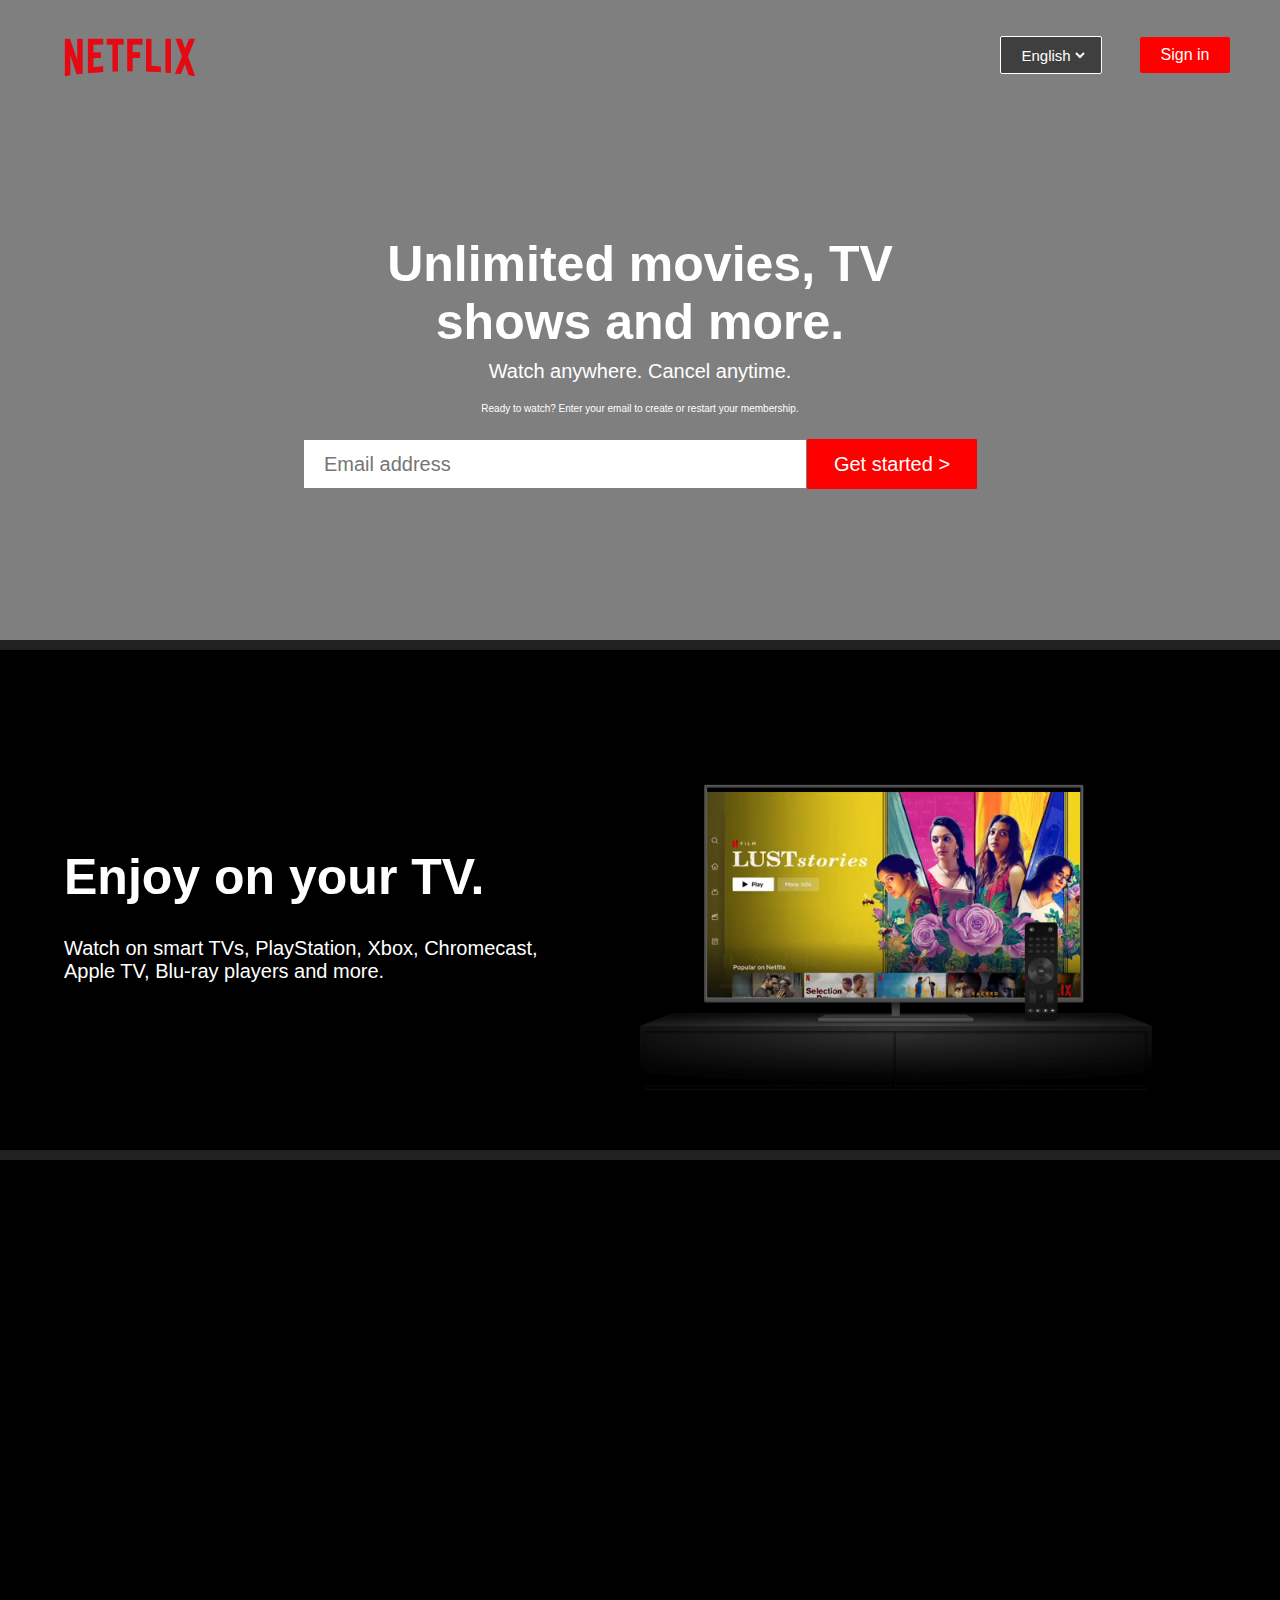
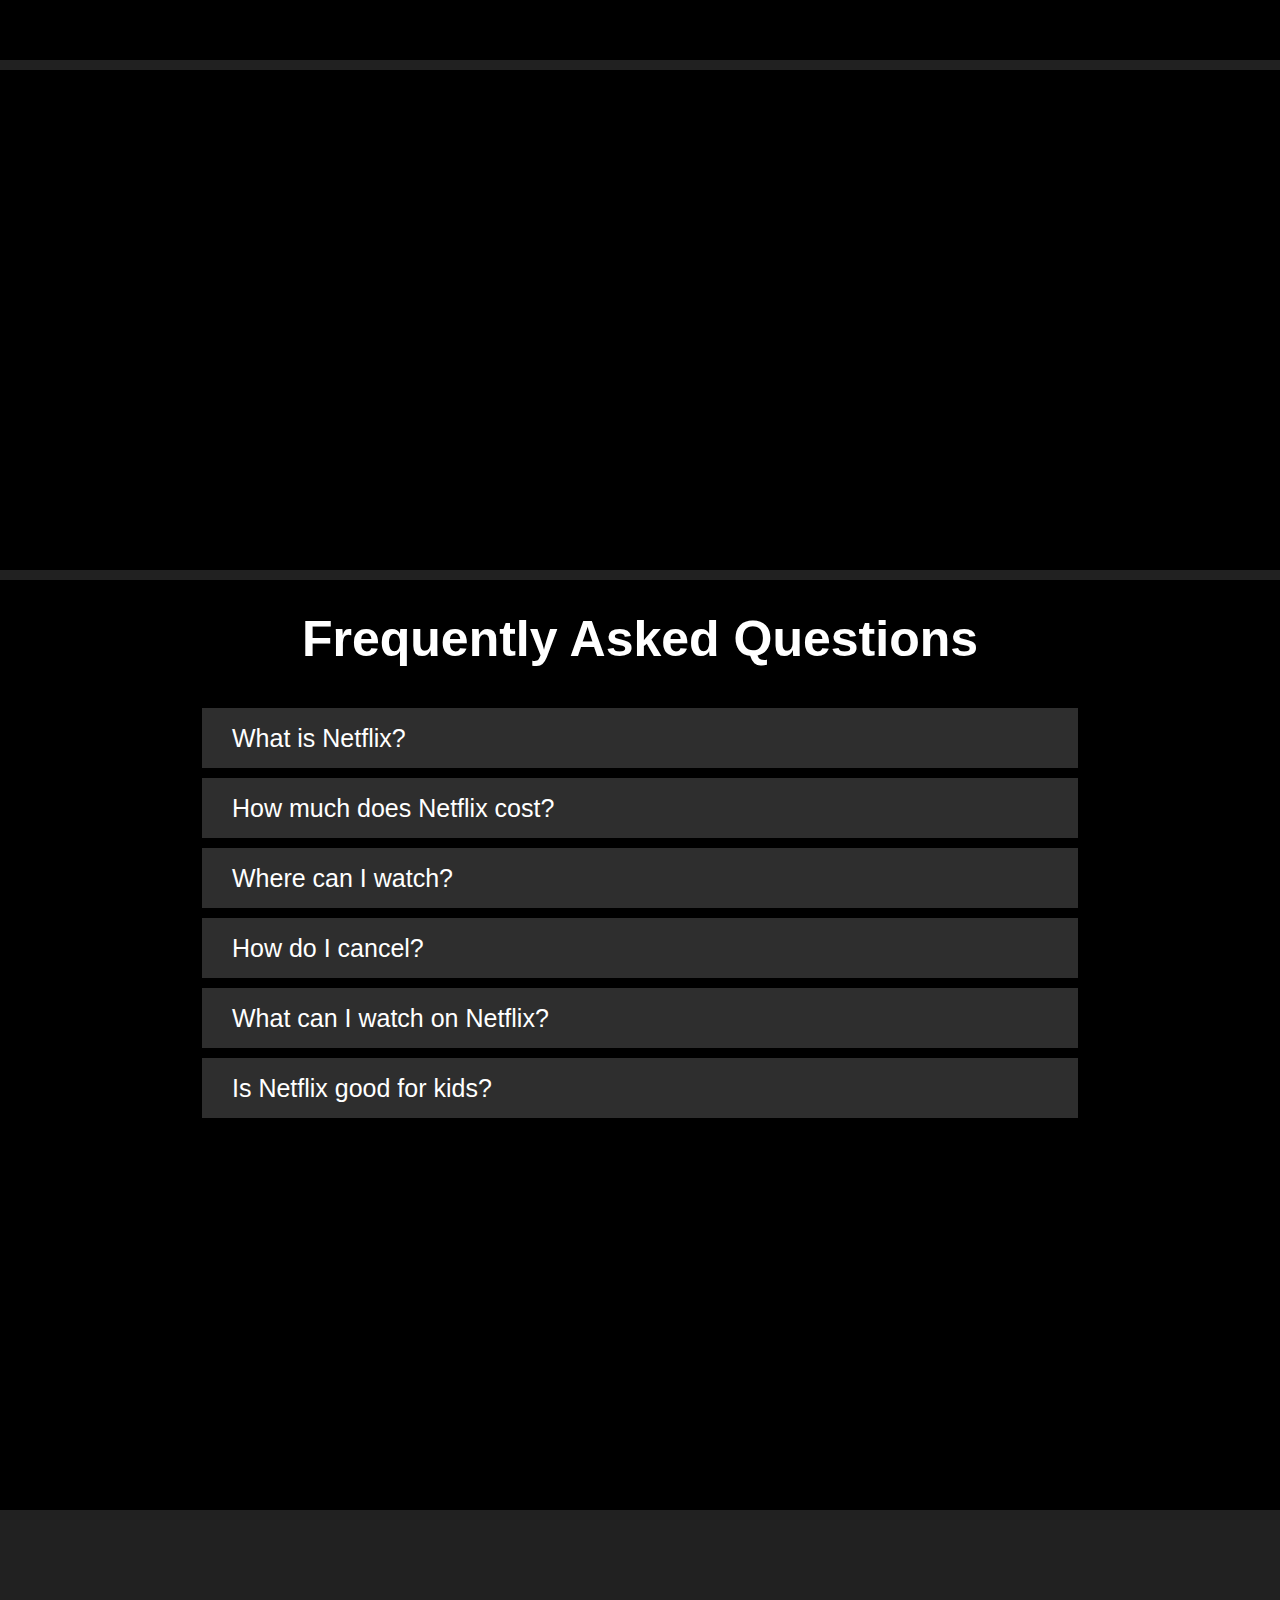
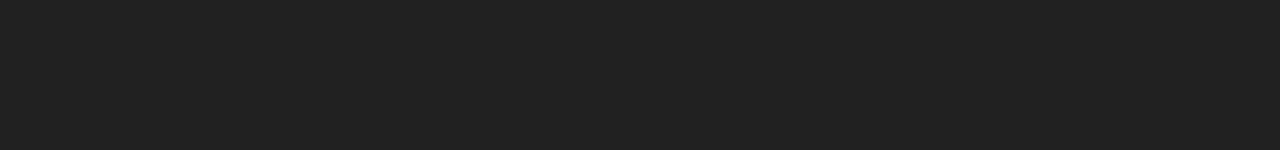
<file: index.html>
<!DOCTYPE html>
<html lang="en">
  <head>
    <meta charset="UTF-8" />
    <meta name="viewport" content="width=device-width, initial-scale=1.0" />
    <meta http-equiv="X-UA-Compatible" content="ie=edge" />
    <link rel="stylesheet" href="styles.css" />
    <link rel="stylesheet" href="https://pro.fontawesome.com/releases/v5.10.0/css/all.css" integrity="sha384-AYmEC3Yw5cVb3ZcuHtOA93w35dYTsvhLPVnYs9eStHfGJvOvKxVfELGroGkvsg+p" crossorigin="anonymous"/>
    <link rel="icon" href="icon.ico" type="image/x-icon">
    <title>Netflix</title>
  </head>
  <body>
    <div class="netflix" id="netflix_">
      <div class="netflix_logo" id="netflix__logo">
        <img src="netflix.png" alt="" id="logo" />
      </div>
      <div class="netflix_signin" id="netflix__signin">
        <div class="dropdown_container" id="dropdown__container">
          <i class="fas fa-globe"></i>
          <select name="Language" id="Language">
            <option value="English" selected>English</option>
            <option value="हिन्दी">हिन्दी</option>
          </select>
        </div>
        
        <input type="button" value="Sign in" id="signin" />
      </div>
    </div>
    <div class="main_content" id="main__content">
      <div class="main_text" id="main__text">
        <label for="" id="text1">Unlimited movies, TV</label><br />
        <label for="" id="text1">shows and more.</label><br />
        <label for="" id="text2">Watch anywhere. Cancel anytime.</label><br />
        <label for="" id="text3"
          >Ready to watch? Enter your email to create or restart your
          membership.</label
        >
      </div>
      <div class="get_started" id="get__started">
        <input
          type="email"
          name=""
          id="email_address"
          placeholder="Email address"
        />
        <input type="button" value="Get started >" id="button_get_started" />
      </div>
    </div>
    <div class="information" id="_information">
      <div class="tv_design" id="tv__design">
        <div class="tv_text">
            <label for="" id="text_0">Enjoy on your TV.</label><br>
            <label for="" id="text_1">Watch on smart TVs, PlayStation, Xbox, Chromecast, Apple TV, Blu-ray players and more.
            </label>
        </div>
        <div class="tv_animation">
          <div class="tv_image">
            <img src="tv.png" alt="" id="tv__image">
          </div>
          <div class="tv_video">
            <video autoplay loop muted controls id="tv__video">
              <source src="video-tv-in-0819.m4v" type="video/mp4">
            </video>
          </div>
        </div>
      </div>
      <div class="mobile_design" id="mobile__design">

      </div>
      <div class="desktop_design" id="desktop__design">

      </div>
      <div class="children_profile">

      </div>
      <div class="FAQ">
        <div class="FAQ_headline">
          <div class="_faq">
            <label for="" id="__FAQ">Frequently Asked Questions</label>
          </div>
          
          <div class="que">
            <label for="" id="questions">
              What is Netflix?
            </label>
            <i class="fal fa-plus" id="plus"></i>
          </div>
          <div class="que">
            <label for="" id="questions">
              How much does Netflix cost?
            </label>
            <i class="fal fa-plus" id="plus"></i>
          </div>
          <div class="que">
            <label for="" id="questions">
              Where can I watch?
            </label>
            <i class="fal fa-plus" id="plus"></i>
          </div>
          <div class="que">
            <label for="" id="questions">
              How do I cancel?
            </label>
            <i class="fal fa-plus" id="plus"></i>
          </div>
          <div class="que">
            <label for="" id="questions">
              What can I watch on Netflix? 
            </label>
            <i class="fal fa-plus" id="plus"></i>
          </div>
          <div class="que">
            <label for="" id="questions">
              Is Netflix good for kids?
            </label>
            <i class="fal fa-plus" id="plus"></i>
          </div>
        </div>
      </div>
    </div>
    
  </body>
</html>
</file>
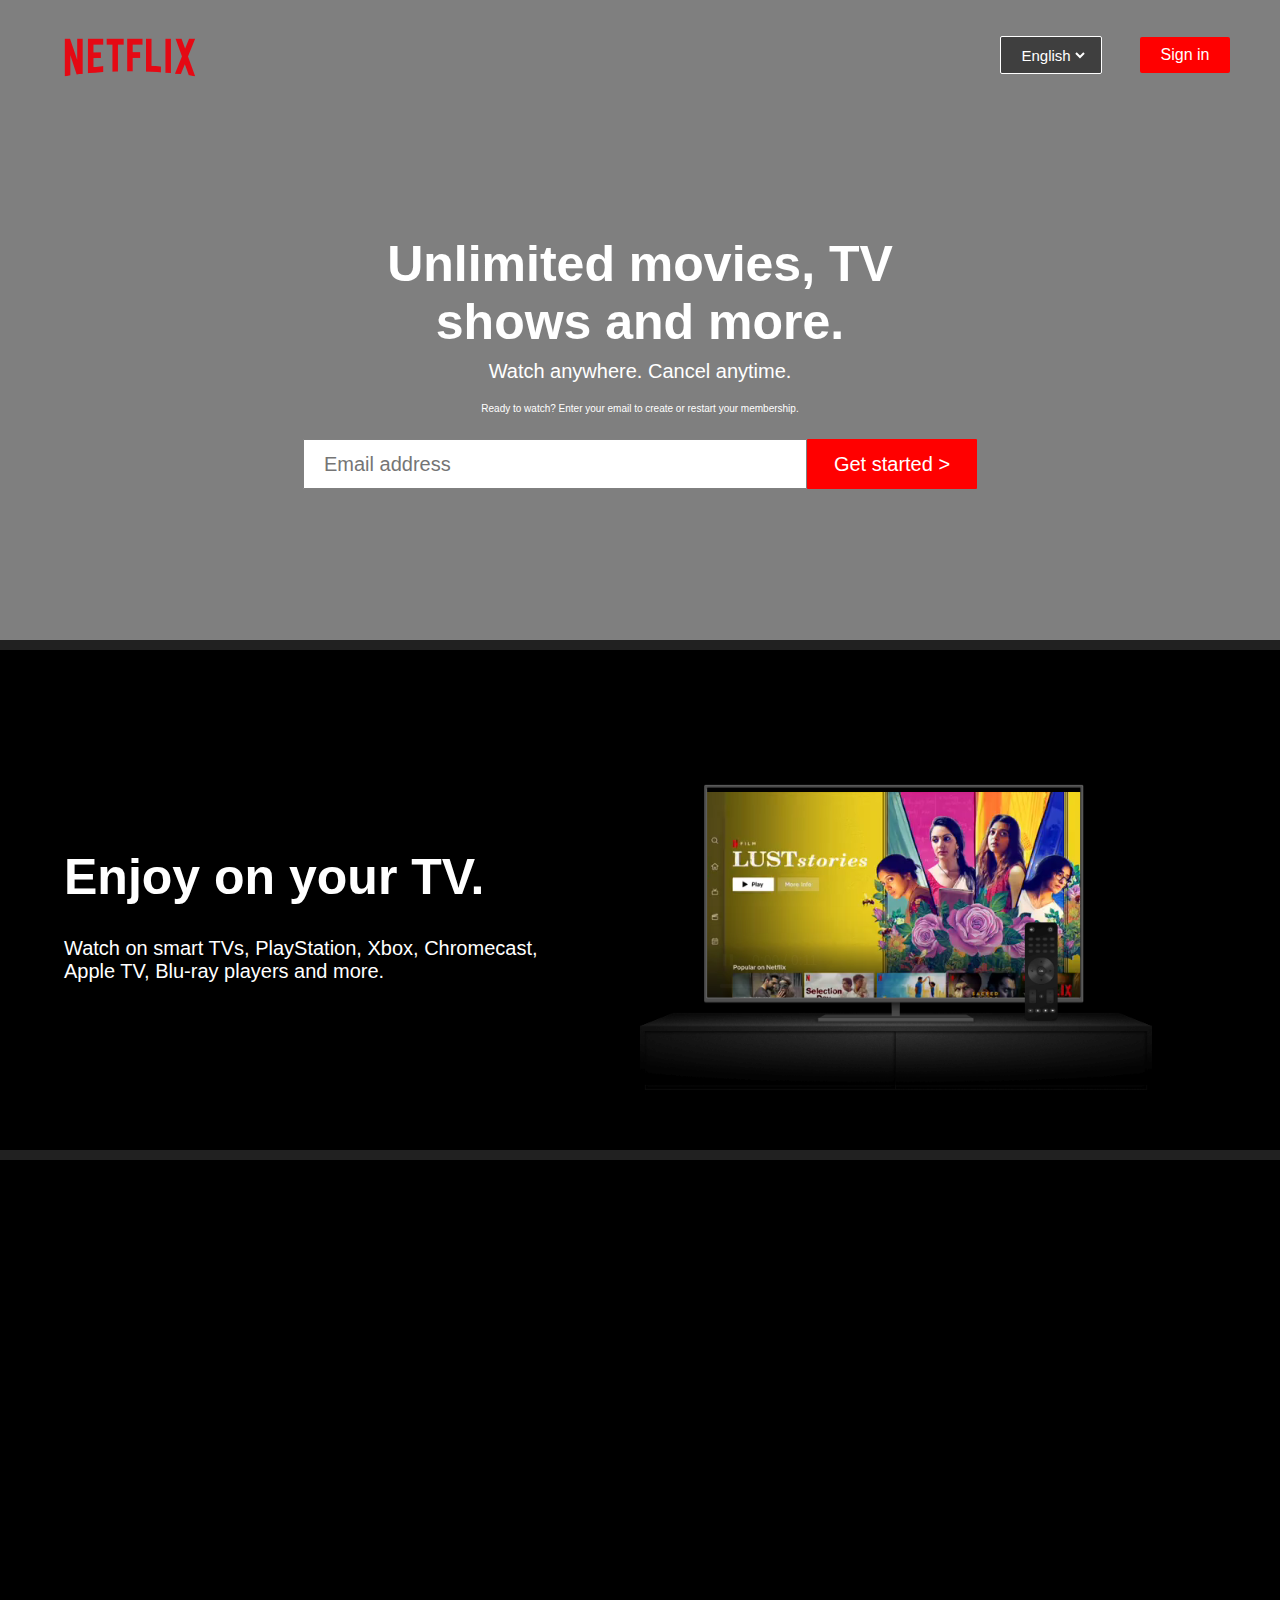
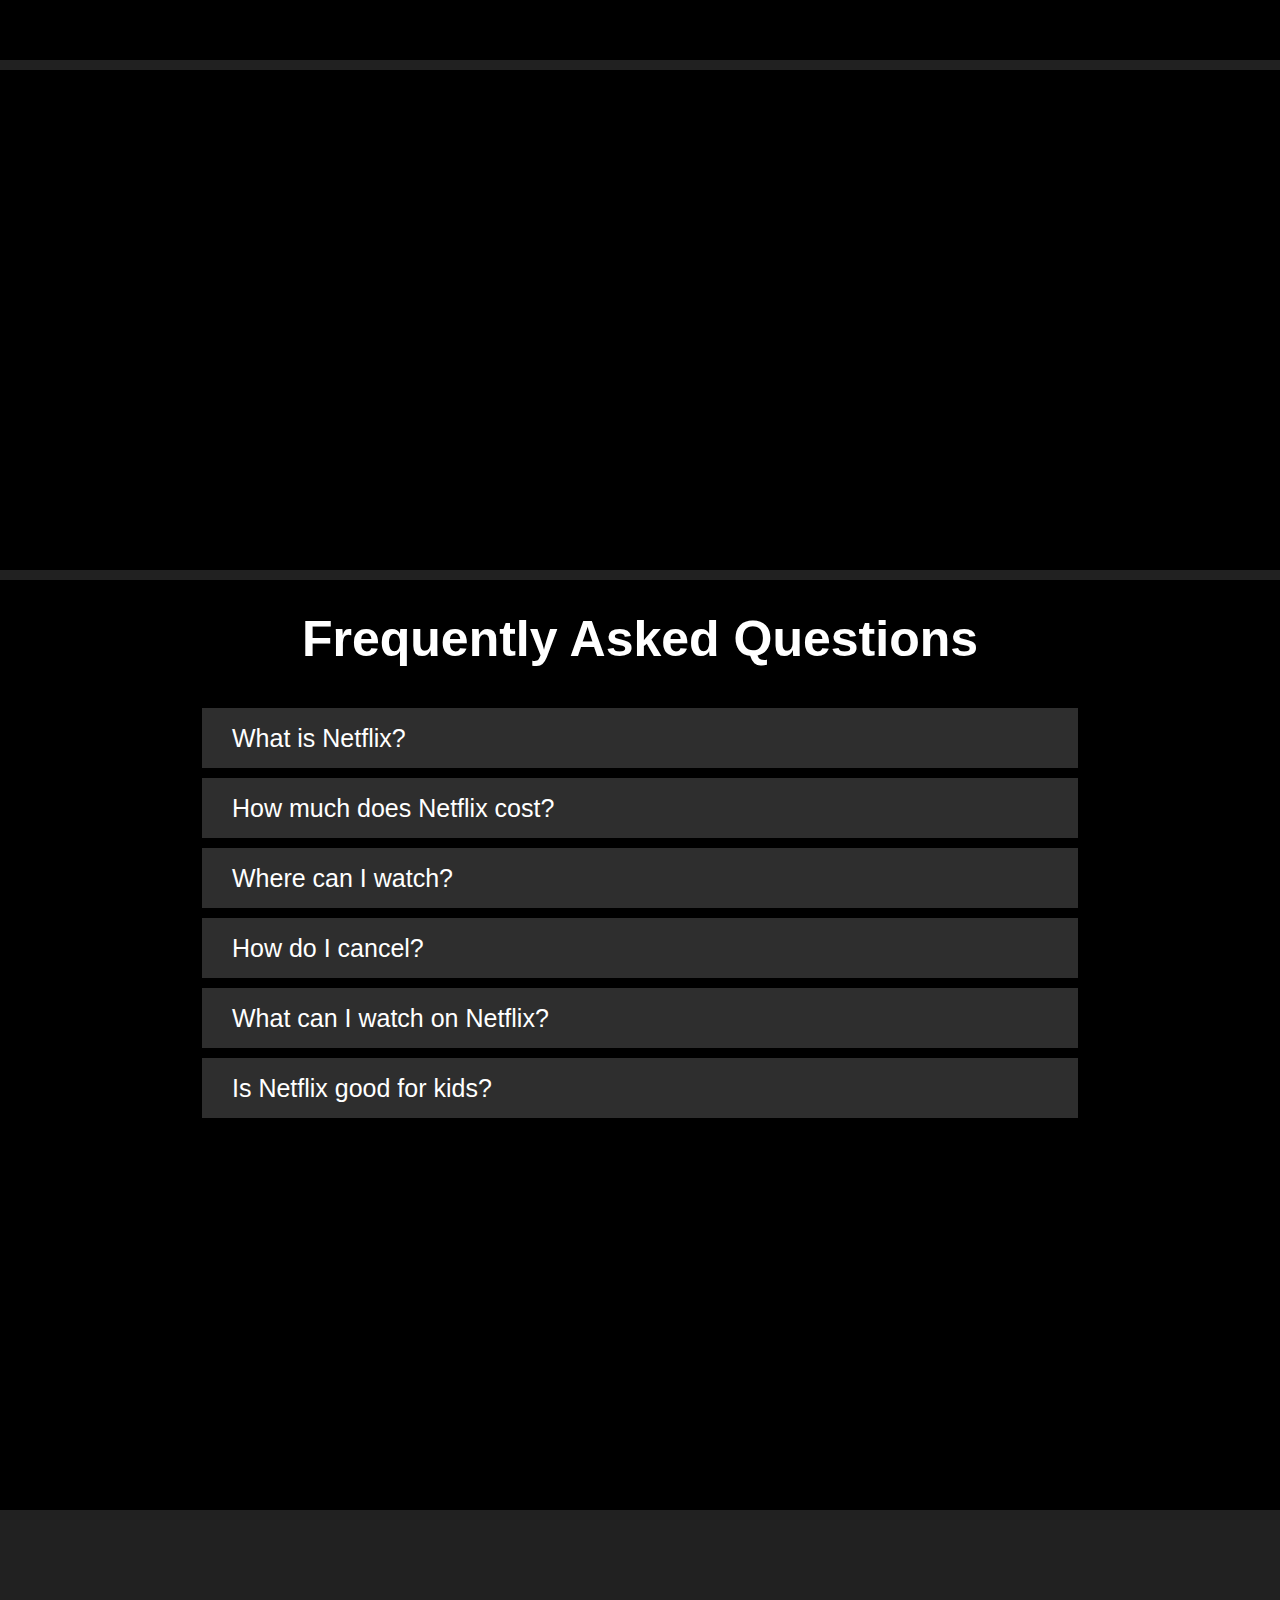
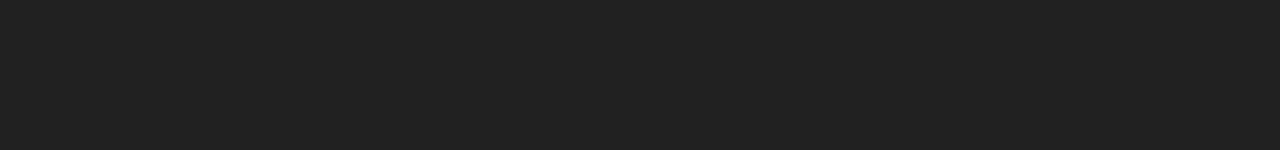
<file: new.html>
<!DOCTYPE html>
<html lang="en">
  <head>
    <meta charset="UTF-8" />
    <meta name="viewport" content="width=device-width, initial-scale=1.0" />
    <meta http-equiv="X-UA-Compatible" content="ie=edge" />
    <link rel="stylesheet" href="/src/styles.css" />
    <link rel="stylesheet" href="https://pro.fontawesome.com/releases/v5.10.0/css/all.css" integrity="sha384-AYmEC3Yw5cVb3ZcuHtOA93w35dYTsvhLPVnYs9eStHfGJvOvKxVfELGroGkvsg+p" crossorigin="anonymous"/>
    <link rel="icon" href="icon.ico" type="image/x-icon">
    <title>Netflix</title>
  </head>
  <body>
    <div class="netflix" id="netflix_">
      <div class="netflix_logo" id="netflix__logo">
        <img src="netflix.png" alt="" id="logo" />
      </div>
      <div class="netflix_signin" id="netflix__signin">
        <div class="dropdown_container" id="dropdown__container">
          <i class="fas fa-globe"></i>
          <select name="Language" id="Language">
            <option value="English" selected>English</option>
            <option value="हिन्दी">हिन्दी</option>
          </select>
        </div>
        
        <input type="button" value="Sign in" id="signin" />
      </div>
    </div>
    <div class="main_content" id="main__content">
      <div class="main_text" id="main__text">
        <label for="" id="text1">Unlimited movies, TV</label><br />
        <label for="" id="text1">shows and more.</label><br />
        <label for="" id="text2">Watch anywhere. Cancel anytime.</label><br />
        <label for="" id="text3"
          >Ready to watch? Enter your email to create or restart your
          membership.</label
        >
      </div>
      <div class="get_started" id="get__started">
        <input
          type="email"
          name=""
          id="email_address"
          placeholder="Email address"
        />
        <input type="button" value="Get started >" id="button_get_started" />
      </div>
    </div>
    <div class="information" id="_information">
      <div class="tv_design" id="tv__design">
        <div class="tv_text">
            <label for="" id="text_0">Enjoy on your TV.</label><br>
            <label for="" id="text_1">Watch on smart TVs, PlayStation, Xbox, Chromecast, Apple TV, Blu-ray players and more.
            </label>
        </div>
        <div class="tv_animation">
          <div class="tv_image">
            <img src="tv.png" alt="" id="tv__image">
          </div>
          <div class="tv_video">
            <video autoplay loop muted controls id="tv__video">
              <source src="video-tv-in-0819.m4v" type="video/mp4">
            </video>
          </div>
        </div>
      </div>
      <div class="mobile_design" id="mobile__design">

      </div>
      <div class="desktop_design" id="desktop__design">

      </div>
      <div class="children_profile">

      </div>
      <div class="FAQ">
        <div class="FAQ_headline">
          <div class="_faq">
            <label for="" id="__FAQ">Frequently Asked Questions</label>
          </div>
          
          <div class="que">
            <label for="" id="questions">
              What is Netflix?
            </label>
            <i class="fal fa-plus" id="plus"></i>
          </div>
          <div class="que">
            <label for="" id="questions">
              How much does Netflix cost?
            </label>
            <i class="fal fa-plus" id="plus"></i>
          </div>
          <div class="que">
            <label for="" id="questions">
              Where can I watch?
            </label>
            <i class="fal fa-plus" id="plus"></i>
          </div>
          <div class="que">
            <label for="" id="questions">
              How do I cancel?
            </label>
            <i class="fal fa-plus" id="plus"></i>
          </div>
          <div class="que">
            <label for="" id="questions">
              What can I watch on Netflix? 
            </label>
            <i class="fal fa-plus" id="plus"></i>
          </div>
          <div class="que">
            <label for="" id="questions">
              Is Netflix good for kids?
            </label>
            <i class="fal fa-plus" id="plus"></i>
          </div>
        </div>
      </div>
    </div>
    
  </body>
</html>
</file>
<file: styles.css>
* {
  color: white;
}
body {
  font-family: sans-serif;
  background: url("https://springboard-cdn.appadvice.com/wp-content/appadvice-v2-media/2016/11/Netflix-background_860c8ece6b34fb4f43af02255ca8f225-xl.jpg") repeat-x;
  -webkit-background-size: cover;
  -moz-background-size: cover;
  -o-background-size: cover;
  background-size: cover;
  margin: 0;
  padding: 0;
  /* background-repeat: no-repeat; */
  background-size: 100rem 40rem;
  overflow-x: hidden;
}

.netflix {
  display: flex;
  width: 100vw;
  justify-content: space-between;
  align-items: center;
  padding-top: 25px;
  background-color: rgba(0, 0, 0, 50%);
}
.netflix_logo {
  display: flex;
  width: 160px;
  height: 60px;
  justify-content: center;
  align-items: center;
  background: transparent;
  margin-left: 50px;
}

.netflix_signin {
  display: flex;
  width: 230px;
  height: 60px;
  justify-content: space-between;
  align-items: center;
  margin-right: 50px;
}

.dropdown_container{
  display: flex;
  justify-content: center;
  align-items: center;
  width: 100px;
  height: 60%;
  background-color: rgba(0, 0, 0, 50%);
  border-radius: 2px;
  border: 1px solid white;
}

#Language {
  
  font-size: 15px;
  background: transparent;
  padding-left: 3px;
  border: none;
  outline: none;
}

#logo {
  height: 6rem;
  width: 10rem;
  background: transparent;
}

#signin {
  background-color: red;
  border: none;
  border-radius: 2px;
  width: 90px;
  height: 60%;
  font-size: 16px;
  
}

.main_content {
  background-color: rgba(0, 0, 0, 50%);
  width: 100%;
  height: 34.7rem;
  align-items: center;
  padding-right: 15px;
}

.main_text {
  padding-top: 150px;
  padding-bottom: 20px;
  text-align: center;
  font-size: 30px;
 
}
#text1 {
  font-weight: bold;
  font-size: 50px;
}

#text2 {
  font-size: 20px;
}

#text3 {
  font-size: 10px;
}

.get_started {
  display: flex;
  margin-top: 0;
  justify-content: center;
  align-content: center;
  height: 50px;
}
#email_address {
  width: 480px;
  color: black;
  font-size: 20px;
  padding-left: 20px;
  border-radius: 1px;
  border: 1px solid gray;
  outline: none;
}
#button_get_started {
  width: 170px;
  background-color: red;
  font-size: 20px;
  border: none;
  outline: none;
  border-radius: 1px;
}

.information{
  background-color: #212121;
  width:100vw ;
  height: 300vh;
  padding-top: 10px;
}

.tv_design{
  display: flex;
  background-color: black;
  height: 500px;
  justify-content: center;
  align-items: center;
}

.tv_text{
  width: 40%;
  align-items: center;
  /* line-height: 50px; */
}

#text_0{
  font-size: 50px ;
  font-weight: bold;
  line-height: 120px;
}

#text_1{
  font-size: 20px;
}

.tv_animation{
  position: relative;
  display: flex;
  justify-content: center;
  align-items: center;
}

.tv_video{
  display: flex;
  justify-content: center;
  position: absolute;
}

#tv__video{
  width: 80%;
  height: 80%;
}

.tv_image{
  display: flex;
  justify-content: center;
  z-index: 10;
}

#tv__image{
  width: 80%;
  height: 80%;
}



.mobile_design{
  display: flex;
  background-color: black;
  height: 500px;
  margin-top: 10px;
}

.desktop_design{
  display: flex;
  background-color: black;
  height: 500px;
  margin-top: 10px;
}

.children_Profile{
  display: flex;
  background-color: black;
  height: 500px;
  margin-top: 10px;
}

.FAQ{
  display: flex;
  justify-content: center;
  background-color: black;
  height: 900px;
  margin-top: 10px;
  padding-top: 30px;
}

.FAQ_headline{
  width: 70%;
}

._faq{
  display: flex;
  margin-bottom: 40px;
  justify-content: center;
  align-items: center;
}

#__FAQ{
  font-size: 50px;
  font-weight: bold;

}

.que{
  display: flex;
  justify-content: space-between;
  align-items: center;
  padding-left: 30px;
  margin-top: 30px;
  background-color: #2e2e2e;
  margin: 10px;
  height: 60px;
  padding-right: 20px;
}

#plus{
  font-size: 30px;
}

#questions{
  font-size: 25px;
}
</file>
<file: src/styles.css>
* {
  color: white;
}
body {
  font-family: sans-serif;
  background: url("https://springboard-cdn.appadvice.com/wp-content/appadvice-v2-media/2016/11/Netflix-background_860c8ece6b34fb4f43af02255ca8f225-xl.jpg") repeat-x;
  -webkit-background-size: cover;
  -moz-background-size: cover;
  -o-background-size: cover;
  background-size: cover;
  margin: 0;
  padding: 0;
  /* background-repeat: no-repeat; */
  background-size: 100rem 40rem;
  overflow-x: hidden;
}

.netflix {
  display: flex;
  width: 100vw;
  justify-content: space-between;
  align-items: center;
  padding-top: 25px;
  background-color: rgba(0, 0, 0, 50%);
}
.netflix_logo {
  display: flex;
  width: 160px;
  height: 60px;
  justify-content: center;
  align-items: center;
  background: transparent;
  margin-left: 50px;
}

.netflix_signin {
  display: flex;
  width: 230px;
  height: 60px;
  justify-content: space-between;
  align-items: center;
  margin-right: 50px;
}

.dropdown_container{
  display: flex;
  justify-content: center;
  align-items: center;
  width: 100px;
  height: 60%;
  background-color: rgba(0, 0, 0, 50%);
  border-radius: 2px;
  border: 1px solid white;
}

#Language {
  
  font-size: 15px;
  background: transparent;
  padding-left: 3px;
  border: none;
  outline: none;
}

#logo {
  height: 6rem;
  width: 10rem;
  background: transparent;
}

#signin {
  background-color: red;
  border: none;
  border-radius: 2px;
  width: 90px;
  height: 60%;
  font-size: 16px;
  
}

.main_content {
  background-color: rgba(0, 0, 0, 50%);
  width: 100%;
  height: 34.7rem;
  align-items: center;
  padding-right: 15px;
}

.main_text {
  padding-top: 150px;
  padding-bottom: 20px;
  text-align: center;
  font-size: 30px;
 
}
#text1 {
  font-weight: bold;
  font-size: 50px;
}

#text2 {
  font-size: 20px;
}

#text3 {
  font-size: 10px;
}

.get_started {
  display: flex;
  margin-top: 0;
  justify-content: center;
  align-content: center;
  height: 50px;
}
#email_address {
  width: 480px;
  color: black;
  font-size: 20px;
  padding-left: 20px;
  border-radius: 1px;
  border: 1px solid gray;
  outline: none;
}
#button_get_started {
  width: 170px;
  background-color: red;
  font-size: 20px;
  border: none;
  outline: none;
  border-radius: 1px;
}

.information{
  background-color: #212121;
  width:100vw ;
  height: 300vh;
  padding-top: 10px;
}

.tv_design{
  display: flex;
  background-color: black;
  height: 500px;
  justify-content: center;
  align-items: center;
}

.tv_text{
  width: 40%;
  align-items: center;
  /* line-height: 50px; */
}

#text_0{
  font-size: 50px ;
  font-weight: bold;
  line-height: 120px;
}

#text_1{
  font-size: 20px;
}

.tv_animation{
  position: relative;
  display: flex;
  justify-content: center;
  align-items: center;
}

.tv_video{
  display: flex;
  justify-content: center;
  position: absolute;
}

#tv__video{
  width: 80%;
  height: 80%;
}

.tv_image{
  display: flex;
  justify-content: center;
  z-index: 10;
}

#tv__image{
  width: 80%;
  height: 80%;
}



.mobile_design{
  display: flex;
  background-color: black;
  height: 500px;
  margin-top: 10px;
}

.desktop_design{
  display: flex;
  background-color: black;
  height: 500px;
  margin-top: 10px;
}

.children_Profile{
  display: flex;
  background-color: black;
  height: 500px;
  margin-top: 10px;
}

.FAQ{
  display: flex;
  justify-content: center;
  background-color: black;
  height: 900px;
  margin-top: 10px;
  padding-top: 30px;
}

.FAQ_headline{
  width: 70%;
}

._faq{
  display: flex;
  margin-bottom: 40px;
  justify-content: center;
  align-items: center;
}

#__FAQ{
  font-size: 50px;
  font-weight: bold;

}

.que{
  display: flex;
  justify-content: space-between;
  align-items: center;
  padding-left: 30px;
  margin-top: 30px;
  background-color: #2e2e2e;
  margin: 10px;
  height: 60px;
  padding-right: 20px;
}

#plus{
  font-size: 30px;
}

#questions{
  font-size: 25px;
}
</file>
